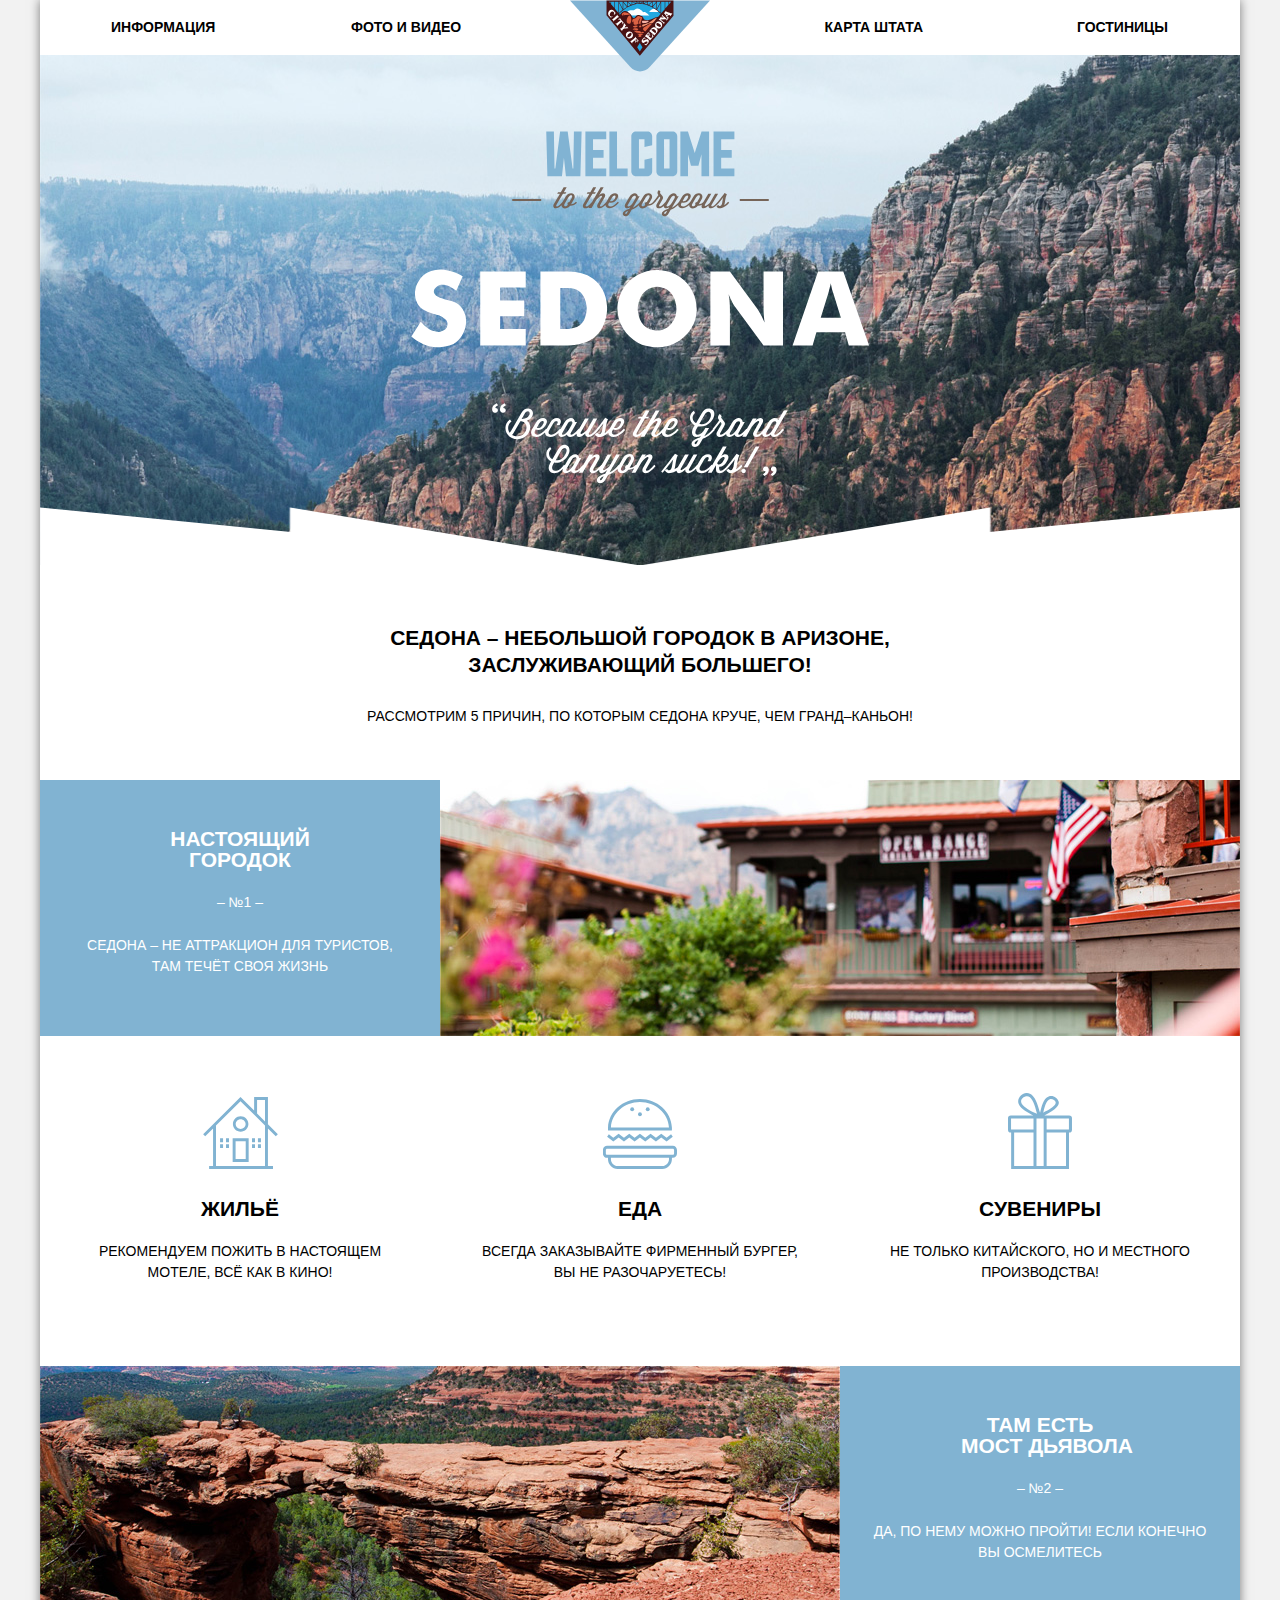
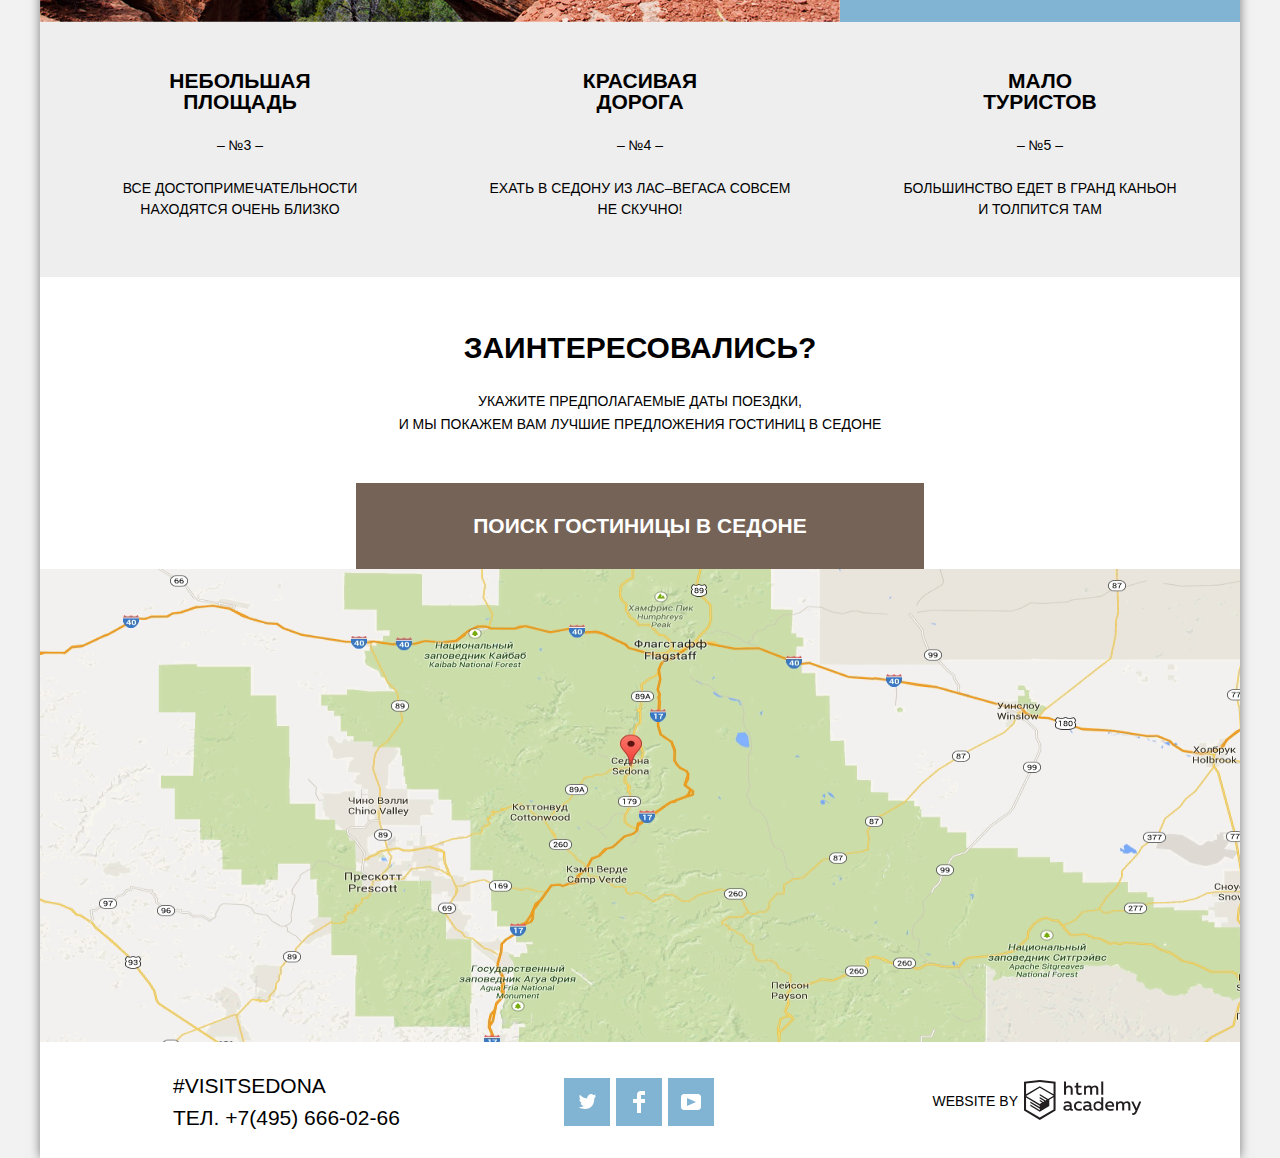
<file: index.html>
<!DOCTYPE html>
<html lang="ru">
  <head>
    <meta charset="utf-8">
    <title>HTML Academy: Седона</title>
    <link href="https://fonts.googleapis.com/css?family=PT+Sans+Narrow:400,700&amp;subset=latin,cyrillic" rel="stylesheet">
    <link href="css/normalize.min.css" rel="stylesheet">
    <link href="css/style.min.css" rel="stylesheet">
  </head>
  <body>
    <div class="wrapper-all">
      <header class="main-header">
        <nav class="main-navigation">
          <ul class="site-navigation">
            <li>
              <a href="info.html">Информация</a>
            </li>
            <li>
              <a href="media.html">Фото и видео</a>
            </li>
            <li>
              <a href="map.html">Карта&nbsp;штата</a>
            </li>
            <li>
              <a href="catalog.html">Гостиницы</a>
            </li>
          </ul>
          <a class="main-header-logo"><img src="img/logo.svg" width="140" height="72" alt="Логотип сайта города Седона"></a>
        </nav>
      </header>

      <main>

        <section class="features">
          <h2>Седона – небольшой городок в Аризоне, заслуживающий большего!</h2>
          <p>Рассмотрим 5 причин, по которым Седона круче, чем Гранд–Каньон!</p>

          <article class="feature-item feature-item-highlights">
            <div class="wrapper-feature-text">
              <h3>Настоящий городок</h3>
              <p> – №1 –</p>
              <p>Седона&nbsp;–&nbsp;не&nbsp;аттракцион&nbsp;для&nbsp;туристов, там&nbsp;течёт&nbsp;своя&nbsp;жизнь</p>
            </div>
            <div class="feature-item-img">
              <img src="img/feature-picture1.jpg" width="800" height="256" alt="Фото жизни города Седона">
            </div>
          </article>


          <article class="feature-item">
            <div class="wrapper-feature-icon home">
              <h3>Жильё</h3>
              <p>Рекомендуем&nbsp;пожить&nbsp;в&nbsp;настоящем мотеле,&nbsp;всё&nbsp;как&nbsp;в&nbsp;кино!</p>
            </div>
            <div class="wrapper-feature-icon burger">
              <h3>Еда</h3>
              <p>Всегда&nbsp;заказывайте&nbsp;фирменный&nbsp;бургер, вы&nbsp;не&nbsp;разочаруетесь!</p>
            </div>
            <div class="wrapper-feature-icon gift">
              <h3>Сувениры</h3>
              <p>Не&nbsp;только&nbsp;китайского,&nbsp;но&nbsp;и&nbsp;местного производства!</p>
            </div>
          </article>

          <article class="feature-item feature-item-highlights">
            <div class="feature-item-img">
              <img src="img/feature-picture2.jpg" width="800" height="256" alt="Фото Моста Дьявола в городе Седона">
            </div>
            <div class="wrapper-feature-text">
              <h3>Там&nbsp;есть мост&nbsp;дьявола</h3>
              <p>– №2 –</p>
              <p>Да,&nbsp;по&nbsp;нему&nbsp;можно&nbsp;пройти!&nbsp;Если&nbsp;конечно вы&nbsp;осмелитесь</p>
            </div>
          </article>

          <article class="feature-item with-grey-background">
            <div class="wrapper-feature-text">
              <h3>Небольшая площадь</h3>
              <p>– №3 –</p>
              <p>Все достопримечательности находятся&nbsp;очень&nbsp;близко</p>
            </div>
            <div class="wrapper-feature-text">
              <h3>Красивая дорога</h3>
              <p>– №4 –</p>
              <p>Ехать в Седону из Лас–Вегаса совсем не&nbsp;скучно!</p>
            </div>
            <div class="wrapper-feature-text">
              <h3>Мало туристов</h3>
              <p>– №5 –</p>
              <p>Большинство едет в Гранд Каньон и&nbsp;толпится&nbsp;там</p>
            </div>
          </article>

        </section>

      <section class="hotel-search">
        <h3>Заинтересовались?</h3>
        <p>Укажите&nbsp;предполагаемые&nbsp;даты&nbsp;поездки, и&nbsp;мы&nbsp;покажем&nbsp;вам&nbsp;лучшие&nbsp;предложения&nbsp;гостиниц&nbsp;в&nbsp;Седоне</p>

        <form method="post" class="hotel-search-form">
          <a href="hotel-search-page.html"><h3 class="hotel-search-header">Поиск гостиницы в Седоне</h3></a>
          <div class="wrapper-search-form">
            <p class="wrapper-date-in">
              <label for="date-in-field">Дата заезда:</label>
              <input type="text" id="date-in-field" name="date-in" value="24 Апреля 2017">
              <svg class="calendar-button" xmlns="http://www.w3.org/2000/svg" width="21" height="22" viewBox="0 0 21 22">
                <path fill="#a9a9a9" d="M19.251 2.025h-2.845V.648c0-.381-.294-.689-.656-.689-.363 0-.656.308-.656.689v1.377h-3.938V.648c0-.381-.294-.689-.655-.689-.363 0-.657.308-.657.689v1.377H5.906V.648c0-.381-.294-.689-.656-.689-.363 0-.657.308-.657.689v1.377H1.75C.784 2.025 0 2.847 0 3.862v16.302C0 21.179.784 22 1.75 22h17.501c.966 0 1.749-.821 1.749-1.836V3.862c0-1.015-.783-1.837-1.749-1.837zm.437 18.139a.448.448 0 0 1-.437.459H1.75a.45.45 0 0 1-.438-.459V3.862a.45.45 0 0 1 .438-.459h2.844v1.378c0 .381.294.689.657.689.362 0 .656-.308.656-.689V3.403h3.938v1.378c0 .381.294.689.657.689.361 0 .655-.308.655-.689V3.403h3.938v1.378c0 .381.293.689.656.689.362 0 .656-.308.656-.689V3.403h2.845c.241 0 .437.206.437.459v16.302z"/>
                <path fill="#a9a9a9" d="M4.594 8.225h2.625v2.066H4.594zM4.594 11.668h2.625v2.067H4.594zM4.594 15.112h2.625v2.066H4.594zM9.188 15.112h2.625v2.066H9.188zM9.188 11.668h2.625v2.067H9.188zM9.188 8.225h2.625v2.066H9.188zM13.781 15.112h2.625v2.066h-2.625zM13.781 11.668h2.625v2.067h-2.625zM13.781 8.225h2.625v2.066h-2.625z"/>
              </svg>
            </p>

            <p class="wrapper-date-out">
              <label for="date-out-field">Дата выезда:</label>
              <input type="text" id="date-out-field" name="date-out" value="4 Июля 2017">
              <svg class="calendar-button" xmlns="http://www.w3.org/2000/svg" width="21" height="22" viewBox="0 0 21 22">
                <path fill="#a9a9a9" d="M19.251 2.025h-2.845V.648c0-.381-.294-.689-.656-.689-.363 0-.656.308-.656.689v1.377h-3.938V.648c0-.381-.294-.689-.655-.689-.363 0-.657.308-.657.689v1.377H5.906V.648c0-.381-.294-.689-.656-.689-.363 0-.657.308-.657.689v1.377H1.75C.784 2.025 0 2.847 0 3.862v16.302C0 21.179.784 22 1.75 22h17.501c.966 0 1.749-.821 1.749-1.836V3.862c0-1.015-.783-1.837-1.749-1.837zm.437 18.139a.448.448 0 0 1-.437.459H1.75a.45.45 0 0 1-.438-.459V3.862a.45.45 0 0 1 .438-.459h2.844v1.378c0 .381.294.689.657.689.362 0 .656-.308.656-.689V3.403h3.938v1.378c0 .381.294.689.657.689.361 0 .655-.308.655-.689V3.403h3.938v1.378c0 .381.293.689.656.689.362 0 .656-.308.656-.689V3.403h2.845c.241 0 .437.206.437.459v16.302z"/>
                <path fill="#a9a9a9" d="M4.594 8.225h2.625v2.066H4.594zM4.594 11.668h2.625v2.067H4.594zM4.594 15.112h2.625v2.066H4.594zM9.188 15.112h2.625v2.066H9.188zM9.188 11.668h2.625v2.067H9.188zM9.188 8.225h2.625v2.066H9.188zM13.781 15.112h2.625v2.066h-2.625zM13.781 11.668h2.625v2.067h-2.625zM13.781 8.225h2.625v2.066h-2.625z"/>
              </svg>
            </p>

            <div class="wrapper-people-number">
              <p class="wrapper-input">
                <label for="adult-field">Взрослые:</label>
                <button type="button" class="button-less"></button>
                <input type="text" id="adult-field" name="adult" value="2">
                <button type="button" class="button-more"></button>
              </p>

              <p class="wrapper-input">
                <label class="children-label" for="children-field">Дети:</label>
                <button type="button" class="button-less"></button>
                <input type="text" id="children-field" name="children" value="0">
                <button type="button" class="button-more"></button>
              </p>
            </div>

            <button type="submit" class="button-search">Найти</button>

          </div>

        </form>

      </section>

      <div class="map">
        <iframe src="https://www.google.com/maps/embed?pb=!1m18!1m12!1m3!1d635574.8256881663!2d-111.62160103244746!3d34.90195939903308!2m3!1f0!2f0!3f0!3m2!1i1024!2i768!4f13.1!3m3!1m2!1s0x872da132f942b00d%3A0x5548c523fa6c8efd!2z0KHQtdC00L7QvdCwLCDQkNGA0LjQt9C-0L3QsCA4NjMzNiwg0KHQqNCQ!5e0!3m2!1sru!2sru!4v1583746152382!5m2!1sru!2sru"></iframe>
        <p>
          <img class="map-image" src="img/map.png" width="1200" height="473" alt="Расположение города Седона">
        </p>
      </div>

    </main>

      <footer class="main-footer">

        <div class="footer-contacts">
          <p>#visitsedona</p>
          <a href="tel:+74956660266">Тел. +7(495) 666-02-66</a>
        </div>

        <div class="footer-social">
          <a class="social-button tw" href="#">
            <svg xmlns="http://www.w3.org/2000/svg" xmlns:xlink="http://www.w3.org/1999/xlink" width="17" height="15" viewBox="0 0 17 15"><path fill="#FFF" d="M10.95.144c1.685-.496 2.984.27 3.577 1.179.673-.231 1.331-.481 2.011-.708a2.345 2.345 0 0 1-.857 1.768c.685.17 1.304-.491 1.304-.491-.169 1-1.006 1.788-1.563 2.024-.231 6.75-3.175 11.217-10.077 11.082h-.446c-.41 0-4.164-.46-4.898-1.887 2.271.196 3.893-.422 4.693-1.177-.96-.3-2.679-.477-2.979-2.95.349.106.564.228 1.19.119C1.705 8.247.374 7.53.448 5.33c.285.328 1.067.536 1.34.472C1.085 5.561-.182 2.442.894.85c1.818 1.854 3.735 3.606 7.152 3.773C8.254 2.33 9.183.793 10.95.144z"/>
            </svg>
          </a>
          <a class="social-button fb" href="#">
            <svg xmlns="http://www.w3.org/2000/svg" width="12" height="22" viewBox="0 0 12 22"><path fill="#FFF" d="M12 4V0H8a4 4 0 0 0-4 4v4H0v4h4v10h4V12h4V8H8V4h4z"/>
            </svg>
          </a>
          <a class="social-button yt" href="#">
            <svg xmlns="http://www.w3.org/2000/svg" xmlns:xlink="http://www.w3.org/1999/xlink" width="20" height="16" viewBox="0 0 20 16"><path fill="#FFF" d="M17 0H3C1.35 0 0 1.35 0 3v10c0 1.65 1.35 3 3 3h14c1.65 0 3-1.35 3-3V3c0-1.65-1.35-3-3-3zM6.027 11.998V4.002L15.014 8l-8.987 3.998z"/>
            </svg>
          </a>
        </div>

        <p class="footer-copyright footer-logo">Website by
          <a href="https://htmlacademy.ru/intensive/htmlcss">
            <svg class="logo-htmlacademy" xmlns="http://www.w3.org/2000/svg" viewBox="0 0 108.08 36.85">
              <title>logo-htmlacademy-small1</title>
              <path d="M44.61,26.88a2,2,0,0,0,.55-0.1v1.33a3.25,3.25,0,0,1-1.18.21,1.67,1.67,0,0,1-1.67-1,4.84,4.84,0,0,1-3.14,1.08c-1.51,0-2.91-.83-2.91-2.55,0-2.13,2-2.79,3.71-2.79a11.08,11.08,0,0,1,2.17.25v-0.3c0-1-.76-1.77-2.19-1.77a7.42,7.42,0,0,0-3,.64v-1.7a10.21,10.21,0,0,1,3.19-.55c2.36,0,3.81,1.12,3.81,3.65v3a0.54,0.54,0,0,0,.49.59h0.17Zm-6.44-1.13A1.35,1.35,0,0,0,39.63,27h0.11a3.39,3.39,0,0,0,2.41-1V24.58a9.72,9.72,0,0,0-1.81-.21c-1,0-2.16.33-2.16,1.38h0Zm12.36-6.11a5,5,0,0,1,2.57.64V22a4.08,4.08,0,0,0-2.3-.7,2.75,2.75,0,1,0,0,5.49,5,5,0,0,0,2.43-.64v1.71a6.27,6.27,0,0,1-2.76.57A4.21,4.21,0,0,1,46,24.51q0-.21,0-0.41a4.32,4.32,0,0,1,4.18-4.46h0.38Zm12.17,7.24a2,2,0,0,0,.55-0.1v1.33a3.25,3.25,0,0,1-1.18.21,1.67,1.67,0,0,1-1.67-1,4.84,4.84,0,0,1-3.14,1.08c-1.51,0-2.91-.83-2.91-2.55,0-2.13,2-2.79,3.71-2.79a11.08,11.08,0,0,1,2.17.25v-0.3c0-1-.76-1.77-2.19-1.77a7.42,7.42,0,0,0-3,.64v-1.7a10.21,10.21,0,0,1,3.19-.55c2.36,0,3.81,1.12,3.81,3.65v3a0.54,0.54,0,0,0,.49.59h0.17Zm-6.44-1.13A1.35,1.35,0,0,0,57.73,27h0.11a3.39,3.39,0,0,0,2.41-1V24.58a9.72,9.72,0,0,0-1.81-.21c-1.06,0-2.16.33-2.16,1.38h0ZM73,16V28.2H71.35V26.88a3.88,3.88,0,0,1-3.19,1.54,4.4,4.4,0,0,1,0-8.78,3.81,3.81,0,0,1,3,1.3V16H73Zm-4.53,5.22a2.76,2.76,0,1,0,0,5.52A2.86,2.86,0,0,0,71.15,25V23A2.91,2.91,0,0,0,68.49,21.27ZM79,19.64c3.31,0,4.46,2.68,3.92,5.09H76.7c0.21,1.5,1.67,2.11,3.19,2.11a6.11,6.11,0,0,0,2.64-.59v1.6a7.14,7.14,0,0,1-3,.57C77,28.42,74.78,27,74.78,24a4.18,4.18,0,0,1,4-4.39H79Zm0.09,1.54a2.28,2.28,0,0,0-2.44,2.1v0.06H81.3A2,2,0,0,0,79.13,21.18Zm5.73,7V19.87h1.65v1a3.81,3.81,0,0,1,2.78-1.27A2.86,2.86,0,0,1,91.89,21a4.12,4.12,0,0,1,2.91-1.33A3.06,3.06,0,0,1,98,23V28.2h-1.9V23.05a1.59,1.59,0,0,0-1.42-1.75H94.42a2.8,2.8,0,0,0-2.07,1.12V28.2h-1.9V23.05A1.59,1.59,0,0,0,89,21.31H88.8a3,3,0,0,0-2.21,1.29v5.63H84.86Zm21.31-8.33h1.9l-3.91,9.46c-0.9,2.17-2.09,2.86-3.35,2.86a4.76,4.76,0,0,1-1.1-.14V30.46a2.86,2.86,0,0,0,.85.12c0.9,0,1.58-.64,2.07-1.9l0.17-.42-4-8.4h2l2.86,6.29ZM38.73,1.46V6.22a3.81,3.81,0,0,1,2.7-1.14,3.25,3.25,0,0,1,3.44,3.4v5.15H43V8.72a1.81,1.81,0,0,0-1.61-2h-0.3a2.93,2.93,0,0,0-2.32,1.39v5.52h-1.9V1.46h1.9ZM49.94,2.31v3h3V6.91h-3v3.81c0,1.1.5,1.46,1.58,1.46a4.49,4.49,0,0,0,1.69-.33v1.6A6.8,6.8,0,0,1,51,13.8a2.55,2.55,0,0,1-2.86-2.74V6.89H46.58V5.26h1.5V2.74Zm5.4,11.31V5.28H57v1A3.81,3.81,0,0,1,59.77,5a2.86,2.86,0,0,1,2.6,1.33A4.12,4.12,0,0,1,65.28,5,3.06,3.06,0,0,1,68.44,8.4v5.21h-1.9V8.46a1.59,1.59,0,0,0-1.42-1.75H64.89a2.8,2.8,0,0,0-2.07,1.12v5.78h-1.9V8.46A1.59,1.59,0,0,0,59.5,6.71H59.27A3,3,0,0,0,57.06,8v5.63H55.34ZM71.17,1.45H73V13.6H71.17V1.45ZM14.71,0H14.55L0,1.54V28.21l14.55,8.66,14.55-8.66V1.54Zm12.5,27.1L14.55,34.64,1.9,27.12V16.18l12.59,7.5V25L5.86,19.9v1.31l8.68,5.21v1.39L5.87,22.65V24l8.68,5.21,8.75-5.24V18.31L27.2,16V27.12Zm0-12.53-3.48,2-1.6,1L14.51,13v1.31L21,18.23H21l-0.14.09-1,.54-5.37-3.2V17l4.24,2.52-1,.67-3.2-1.9v1.31l2.1,1.24L14.5,22.1,2,14.65,14.51,7.11Zm0-1.32L14.49,5.76,1.91,13.25v-10L14.56,1.92,27.21,3.25v10h0Z" transform="translate(0 -0.02)" fill="#231f20"/>
            </svg>
          </a>
        </p>

      </footer>
    </div>
    <script src="js/find_form.min.js"></script>
  </body>
</html>
</file>
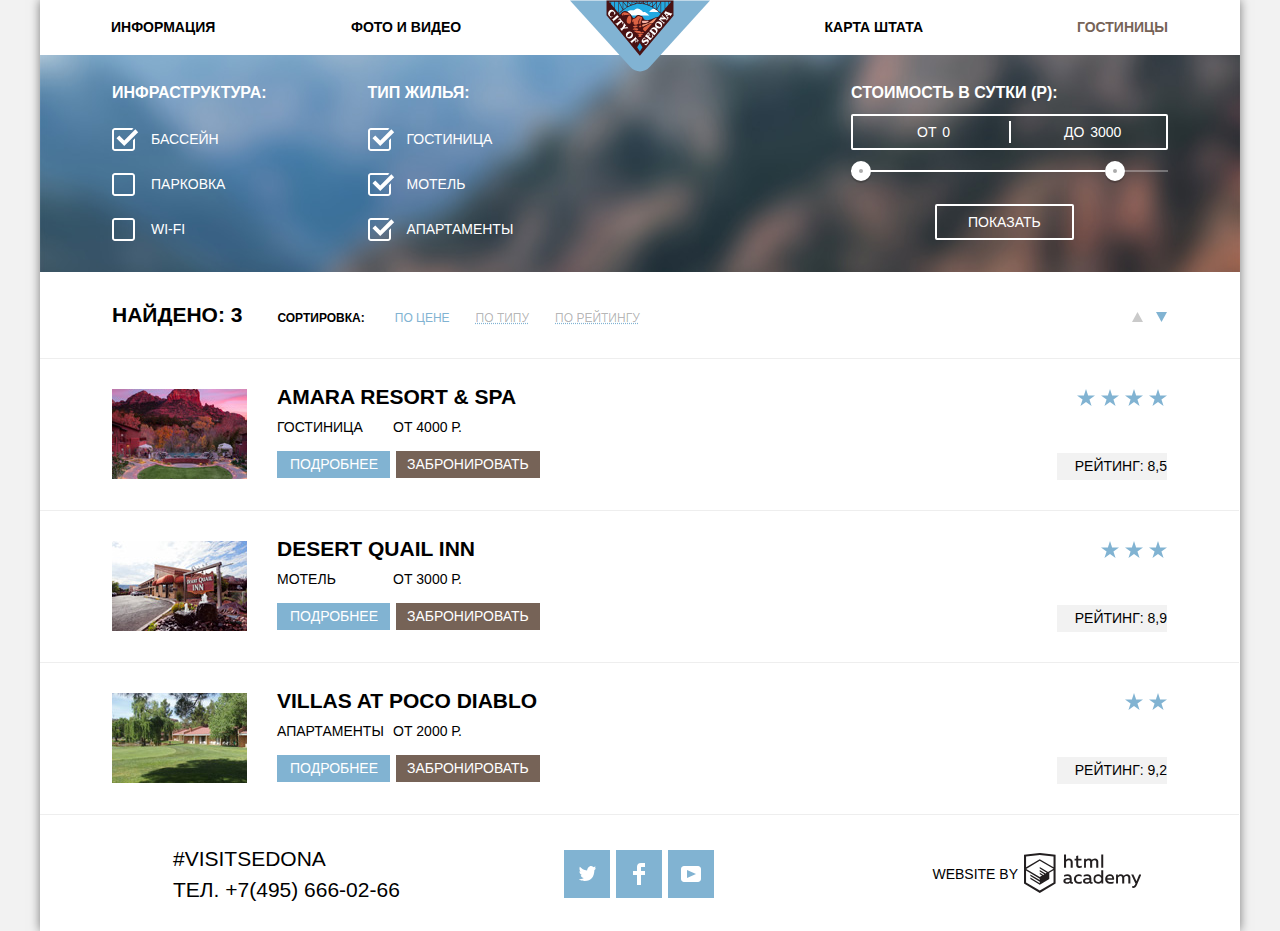
<file: catalog.html>
<!DOCTYPE html>
<html lang="ru">
  <head>
    <meta charset="utf-8">
    <title>HTML Academy: Седона</title>
    <link href="https://fonts.googleapis.com/css?family=PT+Sans+Narrow:400,700&amp;subset=latin,cyrillic" rel="stylesheet">
    <link href="css/normalize.min.css" rel="stylesheet">
    <link href="css/style.min.css" rel="stylesheet">
  </head>
  <body class="catalog-page">
    <div class="wrapper-all">

      <header>
        <nav class="main-navigation">
          <ul class="site-navigation">
            <li>
              <a href="info.html">Информация</a>
            </li>
            <li>
              <a href="media.html">Фото и видео</a>
            </li>
            <li>
              <a href="map.html">Карта штата</a>
            </li>
            <li>
              <a class="current-page">Гостиницы</a>
            </li>
          </ul>
        <a href="index.html" class="main-header-logo"><img src="img/logo.svg" width="140" height="72" alt="Логотип сайта города Седона"></a>
        </nav>
      </header>

      <main>

        <form class="hotel-filter-form" action="https://echo.htmlacademy.ru/courses" method="get">

          <fieldset class="hotel-filter-infrastructure">
            <div class="hotel-filter-title">Инфраструктура:</div>
            <div class="hotel-filter-item">
              <input type="checkbox" class="item-filter-checkbox hidden" name="pool" id="pool-field" checked>
              <label for="pool-field">Бассейн</label>
            </div>
            <div class="hotel-filter-item">
              <input type="checkbox" class="item-filter-checkbox hidden" name="parking" id="parking-field">
              <label for="parking-field">Парковка</label>
            </div>
            <div class="hotel-filter-item">
              <input type="checkbox" class="item-filter-checkbox hidden" name="wifi" id="wifi-field">
              <label for="wifi-field">Wi-Fi</label>
            </div>
          </fieldset>

          <fieldset class="hotel-filter-house">
            <div class="hotel-filter-title">Тип жилья:</div>
            <div class="hotel-filter-item">
              <input type="checkbox" class="item-filter-checkbox hidden" name="hotel" id="hotel-field" checked>
              <label for="hotel-field">Гостиница</label>
            </div>
            <div class="hotel-filter-item">
              <input type="checkbox" class="item-filter-checkbox hidden" name="motel" id="motel-field" checked>
              <label for="motel-field">Мотель</label>
            </div>
            <div class="hotel-filter-item">
              <input type="checkbox" class="item-filter-checkbox hidden" name="aparts" id="aparts-field" checked>
              <label for="aparts-field">Апартаменты</label>
            </div>
          </fieldset>

          <fieldset class="hotel-filter-price">
            <div class="filter-range-title">Стоимость в сутки (Р):</div>
            <div class="price-controls">
              <label class="price-min">От <input id="price-min" value="0"></label>
              <label class="price-max">До <input id="price-max" value="3000"></label>
            </div>
            <div class="range-controls">
              <div class="scale">
                <div class="bar"></div>
              </div>
              <div class="range-toggle range-toggle-min"></div>
              <div class="range-toggle range-toggle-max"></div>
            </div>
            <button class="btn-transparent" type="submit">Показать</button>
          </fieldset>

        </form>

        <section class="hotel-sort-area sorting hotel-separator">
          <h3 class="find-count">Найдено: 3</h3>
          <h4 class="sorting-title">Сортировка:</h4>
          <a href="#" class="sort-type active">По цене</a>
          <a href="#" class="sort-type">По типу</a>
          <a href="#" class="sort-type">По рейтингу</a>
          <a href="#" class="arrow arrow-up">
            <svg xmlns="http://www.w3.org/2000/svg" width="11" height="10" viewBox="0 0 11 10">
              <path fill="#231F20" d="M5.5 0L0 10h11z"/>
            </svg>
          </a>
          <a href="#" class="arrow active arrow-down">
            <svg xmlns="http://www.w3.org/2000/svg" width="11" height="10" viewBox="0 0 11 10">
              <path fill="#231F20" d="M5.5 10L0 0h11"/>
            </svg>
          </a>
        </section>

        <section class="hotels-result">

          <article class="hotel-card hotel-separator">

            <figure>
              <img src="img/hotel-picture-1.jpg" width="135" height="90" alt="Фото гостиницы Amara Resort & SPA">
            </figure>

            <div class="hotel-card-info">
              <h3>Amara Resort &amp; SPA</h3>
              <div class="hotel-card-price-wrapper">
                <p>Гостиница</p>
                <p>От 4000 р.</p>
              </div>
              <a href="#"  class="more-button">Подробнее</a>
              <a href="#" class="booking-button">Забронировать</a>
            </div>

            <div class="hotel-rating">
              <span class="star-rating">
                <svg class= "star" xmlns="http://www.w3.org/2000/svg" width="18" height="17" viewBox="0 0 18 17">
                    <path fill="#81B3D2" d="M9.002 0l2.126 6.494h6.877l-5.564 4.012L14.566 17l-5.564-4.013L3.438 17l2.126-6.494L0 6.494h6.878z"/>
                </svg>
                <svg class= "star" xmlns="http://www.w3.org/2000/svg" width="18" height="17" viewBox="0 0 18 17">
                    <path fill="#81B3D2" d="M9.002 0l2.126 6.494h6.877l-5.564 4.012L14.566 17l-5.564-4.013L3.438 17l2.126-6.494L0 6.494h6.878z"/>
                </svg>
                <svg class= "star" xmlns="http://www.w3.org/2000/svg" width="18" height="17" viewBox="0 0 18 17">
                    <path fill="#81B3D2" d="M9.002 0l2.126 6.494h6.877l-5.564 4.012L14.566 17l-5.564-4.013L3.438 17l2.126-6.494L0 6.494h6.878z"/>
                </svg>
                <svg class= "star" xmlns="http://www.w3.org/2000/svg" width="18" height="17" viewBox="0 0 18 17">
                    <path fill="#81B3D2" d="M9.002 0l2.126 6.494h6.877l-5.564 4.012L14.566 17l-5.564-4.013L3.438 17l2.126-6.494L0 6.494h6.878z"/>
                </svg>
              </span>
              <p class="rating-number">Рейтинг: 8,5</p>
            </div>

          </article>

          <article class="hotel-card hotel-separator">

            <figure>
              <img src="img/hotel-picture-2.jpg" width="135" height="90" alt="Фото мотеля Desert Quail Inn">
            </figure>

            <div class="hotel-card-info">
              <h3>Desert Quail Inn</h3>
              <div class="hotel-card-price-wrapper">
                <p>Мотель</p>
                <p>От 3000 р.</p>
              </div>
              <a href="#" class="more-button">Подробнее</a>
              <a href="#" class="booking-button">Забронировать</a>
            </div>

            <div class="hotel-rating">
              <span class="star-rating">
                <svg class= "star" xmlns="http://www.w3.org/2000/svg" width="18" height="17" viewBox="0 0 18 17">
                    <path fill="#81B3D2" d="M9.002 0l2.126 6.494h6.877l-5.564 4.012L14.566 17l-5.564-4.013L3.438 17l2.126-6.494L0 6.494h6.878z"/>
                </svg>
                <svg class= "star" xmlns="http://www.w3.org/2000/svg" width="18" height="17" viewBox="0 0 18 17">
                    <path fill="#81B3D2" d="M9.002 0l2.126 6.494h6.877l-5.564 4.012L14.566 17l-5.564-4.013L3.438 17l2.126-6.494L0 6.494h6.878z"/>
                </svg>
                <svg class= "star" xmlns="http://www.w3.org/2000/svg" width="18" height="17" viewBox="0 0 18 17">
                    <path fill="#81B3D2" d="M9.002 0l2.126 6.494h6.877l-5.564 4.012L14.566 17l-5.564-4.013L3.438 17l2.126-6.494L0 6.494h6.878z"/>
                </svg>
              </span>
              <p class="rating-number">Рейтинг: 8,9</p>
            </div>

          </article>

          <article class="hotel-card hotel-separator">

            <figure>
              <img src="img/hotel-picture-3.jpg" width="135" height="90" alt="Фото апартаментов Villas at poco diablo">
            </figure>

            <div class="hotel-card-info">
              <h3>Villas at poco diablo</h3>
              <div class="hotel-card-price-wrapper">
                <p>Апартаменты</p>
                <p>От 2000 р.</p>
              </div>
              <a href="#" class="more-button">Подробнее</a>
              <a href="#" class="booking-button">Забронировать</a>
            </div>

            <div class="hotel-rating">
              <span class="star-rating">
                <svg class= "star" xmlns="http://www.w3.org/2000/svg" width="18" height="17" viewBox="0 0 18 17">
                    <path fill="#81B3D2" d="M9.002 0l2.126 6.494h6.877l-5.564 4.012L14.566 17l-5.564-4.013L3.438 17l2.126-6.494L0 6.494h6.878z"/>
                </svg>
                <svg class= "star" xmlns="http://www.w3.org/2000/svg" width="18" height="17" viewBox="0 0 18 17">
                    <path fill="#81B3D2" d="M9.002 0l2.126 6.494h6.877l-5.564 4.012L14.566 17l-5.564-4.013L3.438 17l2.126-6.494L0 6.494h6.878z"/>
                </svg>
              </span>
              <p class="rating-number">Рейтинг: 9,2</p>
            </div>

          </article>

        </section>

      </main>

      <footer class="main-footer">

        <div class="footer-contacts">
          <p>#visitsedona</p>
          <a href="tel:+74956660266">Тел. +7(495) 666-02-66</a>
        </div>

        <div class="footer-social">
          <a class="social-button tw" href="#">
            <svg xmlns="http://www.w3.org/2000/svg" xmlns:xlink="http://www.w3.org/1999/xlink" width="17" height="15" viewBox="0 0 17 15"><path fill="#FFF" d="M10.95.144c1.685-.496 2.984.27 3.577 1.179.673-.231 1.331-.481 2.011-.708a2.345 2.345 0 0 1-.857 1.768c.685.17 1.304-.491 1.304-.491-.169 1-1.006 1.788-1.563 2.024-.231 6.75-3.175 11.217-10.077 11.082h-.446c-.41 0-4.164-.46-4.898-1.887 2.271.196 3.893-.422 4.693-1.177-.96-.3-2.679-.477-2.979-2.95.349.106.564.228 1.19.119C1.705 8.247.374 7.53.448 5.33c.285.328 1.067.536 1.34.472C1.085 5.561-.182 2.442.894.85c1.818 1.854 3.735 3.606 7.152 3.773C8.254 2.33 9.183.793 10.95.144z"/>
            </svg>
          </a>
          <a class="social-button fb" href="#">
            <svg xmlns="http://www.w3.org/2000/svg" width="12" height="22" viewBox="0 0 12 22"><path fill="#FFF" d="M12 4V0H8a4 4 0 0 0-4 4v4H0v4h4v10h4V12h4V8H8V4h4z"/>
            </svg>
          </a>
          <a class="social-button yt" href="#">
            <svg xmlns="http://www.w3.org/2000/svg" xmlns:xlink="http://www.w3.org/1999/xlink" width="20" height="16" viewBox="0 0 20 16"><path fill="#FFF" d="M17 0H3C1.35 0 0 1.35 0 3v10c0 1.65 1.35 3 3 3h14c1.65 0 3-1.35 3-3V3c0-1.65-1.35-3-3-3zM6.027 11.998V4.002L15.014 8l-8.987 3.998z"/>
            </svg>
          </a>
        </div>

        <p class="footer-copyright footer-logo">Website by
          <a href="https://htmlacademy.ru/intensive/htmlcss">
            <svg class="logo-htmlacademy" xmlns="http://www.w3.org/2000/svg" viewBox="0 0 108.08 36.85">
              <title>logo-htmlacademy-small1</title>
              <path d="M44.61,26.88a2,2,0,0,0,.55-0.1v1.33a3.25,3.25,0,0,1-1.18.21,1.67,1.67,0,0,1-1.67-1,4.84,4.84,0,0,1-3.14,1.08c-1.51,0-2.91-.83-2.91-2.55,0-2.13,2-2.79,3.71-2.79a11.08,11.08,0,0,1,2.17.25v-0.3c0-1-.76-1.77-2.19-1.77a7.42,7.42,0,0,0-3,.64v-1.7a10.21,10.21,0,0,1,3.19-.55c2.36,0,3.81,1.12,3.81,3.65v3a0.54,0.54,0,0,0,.49.59h0.17Zm-6.44-1.13A1.35,1.35,0,0,0,39.63,27h0.11a3.39,3.39,0,0,0,2.41-1V24.58a9.72,9.72,0,0,0-1.81-.21c-1,0-2.16.33-2.16,1.38h0Zm12.36-6.11a5,5,0,0,1,2.57.64V22a4.08,4.08,0,0,0-2.3-.7,2.75,2.75,0,1,0,0,5.49,5,5,0,0,0,2.43-.64v1.71a6.27,6.27,0,0,1-2.76.57A4.21,4.21,0,0,1,46,24.51q0-.21,0-0.41a4.32,4.32,0,0,1,4.18-4.46h0.38Zm12.17,7.24a2,2,0,0,0,.55-0.1v1.33a3.25,3.25,0,0,1-1.18.21,1.67,1.67,0,0,1-1.67-1,4.84,4.84,0,0,1-3.14,1.08c-1.51,0-2.91-.83-2.91-2.55,0-2.13,2-2.79,3.71-2.79a11.08,11.08,0,0,1,2.17.25v-0.3c0-1-.76-1.77-2.19-1.77a7.42,7.42,0,0,0-3,.64v-1.7a10.21,10.21,0,0,1,3.19-.55c2.36,0,3.81,1.12,3.81,3.65v3a0.54,0.54,0,0,0,.49.59h0.17Zm-6.44-1.13A1.35,1.35,0,0,0,57.73,27h0.11a3.39,3.39,0,0,0,2.41-1V24.58a9.72,9.72,0,0,0-1.81-.21c-1.06,0-2.16.33-2.16,1.38h0ZM73,16V28.2H71.35V26.88a3.88,3.88,0,0,1-3.19,1.54,4.4,4.4,0,0,1,0-8.78,3.81,3.81,0,0,1,3,1.3V16H73Zm-4.53,5.22a2.76,2.76,0,1,0,0,5.52A2.86,2.86,0,0,0,71.15,25V23A2.91,2.91,0,0,0,68.49,21.27ZM79,19.64c3.31,0,4.46,2.68,3.92,5.09H76.7c0.21,1.5,1.67,2.11,3.19,2.11a6.11,6.11,0,0,0,2.64-.59v1.6a7.14,7.14,0,0,1-3,.57C77,28.42,74.78,27,74.78,24a4.18,4.18,0,0,1,4-4.39H79Zm0.09,1.54a2.28,2.28,0,0,0-2.44,2.1v0.06H81.3A2,2,0,0,0,79.13,21.18Zm5.73,7V19.87h1.65v1a3.81,3.81,0,0,1,2.78-1.27A2.86,2.86,0,0,1,91.89,21a4.12,4.12,0,0,1,2.91-1.33A3.06,3.06,0,0,1,98,23V28.2h-1.9V23.05a1.59,1.59,0,0,0-1.42-1.75H94.42a2.8,2.8,0,0,0-2.07,1.12V28.2h-1.9V23.05A1.59,1.59,0,0,0,89,21.31H88.8a3,3,0,0,0-2.21,1.29v5.63H84.86Zm21.31-8.33h1.9l-3.91,9.46c-0.9,2.17-2.09,2.86-3.35,2.86a4.76,4.76,0,0,1-1.1-.14V30.46a2.86,2.86,0,0,0,.85.12c0.9,0,1.58-.64,2.07-1.9l0.17-.42-4-8.4h2l2.86,6.29ZM38.73,1.46V6.22a3.81,3.81,0,0,1,2.7-1.14,3.25,3.25,0,0,1,3.44,3.4v5.15H43V8.72a1.81,1.81,0,0,0-1.61-2h-0.3a2.93,2.93,0,0,0-2.32,1.39v5.52h-1.9V1.46h1.9ZM49.94,2.31v3h3V6.91h-3v3.81c0,1.1.5,1.46,1.58,1.46a4.49,4.49,0,0,0,1.69-.33v1.6A6.8,6.8,0,0,1,51,13.8a2.55,2.55,0,0,1-2.86-2.74V6.89H46.58V5.26h1.5V2.74Zm5.4,11.31V5.28H57v1A3.81,3.81,0,0,1,59.77,5a2.86,2.86,0,0,1,2.6,1.33A4.12,4.12,0,0,1,65.28,5,3.06,3.06,0,0,1,68.44,8.4v5.21h-1.9V8.46a1.59,1.59,0,0,0-1.42-1.75H64.89a2.8,2.8,0,0,0-2.07,1.12v5.78h-1.9V8.46A1.59,1.59,0,0,0,59.5,6.71H59.27A3,3,0,0,0,57.06,8v5.63H55.34ZM71.17,1.45H73V13.6H71.17V1.45ZM14.71,0H14.55L0,1.54V28.21l14.55,8.66,14.55-8.66V1.54Zm12.5,27.1L14.55,34.64,1.9,27.12V16.18l12.59,7.5V25L5.86,19.9v1.31l8.68,5.21v1.39L5.87,22.65V24l8.68,5.21,8.75-5.24V18.31L27.2,16V27.12Zm0-12.53-3.48,2-1.6,1L14.51,13v1.31L21,18.23H21l-0.14.09-1,.54-5.37-3.2V17l4.24,2.52-1,.67-3.2-1.9v1.31l2.1,1.24L14.5,22.1,2,14.65,14.51,7.11Zm0-1.32L14.49,5.76,1.91,13.25v-10L14.56,1.92,27.21,3.25v10h0Z" transform="translate(0 -0.02)" fill="#231f20"/>
            </svg>
          </a>
        </p>

      </footer>
    </div>
  </body>
</html>
</file>
<file: css/style.min.css>
body{font-family:"PT Sans",Arial,sans-serif;font-size:14px;line-height:1.5;color:#000;text-transform:uppercase;background-color:#f2f2f2}.wrapper-all{width:1200px;margin-left:auto;margin-right:auto;-webkit-box-shadow:0 0 10px rgba(0,0,0,.5);box-shadow:0 0 10px rgba(0,0,0,.5)}.main-header{background-image:url(../img/polygon.png),url(../img/welcome.svg),url(../img/background-photo.jpg);background-repeat:no-repeat;min-height:565px;background-size:1202px 59px,459px 353px,cover;background-position:center bottom -1px,50% 62%,50% 11%;background-color:#444584}.main-header-logo{position:absolute;left:50%;top:0;width:140px;-webkit-transform:translateX(-50%);-ms-transform:translateX(-50%);transform:translateX(-50%)}a{text-decoration:none}img{width:100%}.main-navigation{background-color:#fff;position:relative}.site-navigation{list-style:none;padding-left:0;display:-webkit-box;display:-ms-flexbox;display:flex;-ms-flex-pack:distribute;justify-content:space-around;margin:0}.site-navigation>li{width:20%;padding:17px 0 17px 71px;-webkit-box-sizing:border-box;box-sizing:border-box}.site-navigation>li:nth-child(3){text-align:right;margin-left:20%;padding-right:77px;padding-left:0}.site-navigation>li:nth-child(4){text-align:right;padding-right:72px}.site-navigation a,.user-navigation a{color:#000;font-weight:700;display:block}.hotels-result h3:hover,.site-navigation a:hover,.user-navigation a:hover{color:#81b3d2}.site-navigation a:focus,.user-navigation a:focus{color:rgba(0,0,0,.3)}h2{font-size:21px;width:500px;display:-webkit-box;display:-ms-flexbox;display:flex;margin:58px auto 28px;line-height:27px}.features{background-color:#fff;padding-top:1px}.features p,h2{text-align:center}.wrapper-feature-icon p,.wrapper-feature-text p{padding-left:30px;padding-right:30px;margin-top:22px}.features h3{font-size:21px;line-height:21px;padding:0 121px}.features>p{margin-bottom:53px;padding:0 100px}.feature-item-img{width:800px;height:256px}.feature-item{font-size:14px;text-align:center;display:-webkit-box;display:-ms-flexbox;display:flex;-ms-flex-pack:distribute;justify-content:space-around}.feature-item-highlights{color:#fff;background-color:#81b3d2}.wrapper-feature-text{width:400px;padding:27px 0}.wrapper-feature-icon{padding:135px 0 69px;background-repeat:no-repeat;width:400px}.wrapper-feature{display:-webkit-box;display:-ms-flexbox;display:flex;-ms-flex-pack:distribute;justify-content:space-around;padding:30px}.wrapper-feature .feature-item{width:350px}.home{background-image:url(../img/icon-home.svg);background-position:center 61px}.burger h3,.gift h3,.home h3{margin-top:27px}.burger{background-image:url(../img/icon-burger.svg);background-position:center 63px}.gift{background-image:url(../img/icon-gift.svg);background-position:center 57px}.with-grey-background{background-color:#eee;min-height:255px}.with-grey-background h3+p{margin-top:23px}.hotel-search{background:#fff;padding-top:25px;position:relative;z-index:6}.hotel-search>p{padding:0 310px;margin-bottom:47px;line-height:23px;text-align:center}.hotel-search-form{position:relative;font-size:14px;text-align:center;width:568px;margin:0 auto;font-weight:700;background-color:#fff}.hotel-search-form input,.wrapper-people-number button{background-color:#f2f2f2;border:2px solid #f2f2f2;text-transform:uppercase;font-weight:700}.hotel-search-form input:hover{background-color:#ebebeb;border:2px solid #ebebeb}.hotel-search-form input:active{border:2px solid #e5e5e5;background-color:#fff}.wrapper-search-form{-webkit-box-align:center;-ms-flex-align:center;align-items:center;width:458px;padding:55px;position:absolute;background-color:#fff;-webkit-box-shadow:0 0 10px rgba(0,0,0,.5);box-shadow:0 0 10px rgba(0,0,0,.5);overflow:hidden;-webkit-transition:all .3s ease-in-out;-o-transition:all .3s ease-in-out;transition:all .3s ease-in-out}.hotel-search-hidden{height:0;padding:0 55px}.wrapper-people-number button{width:38px;height:38px;border:0;color:#a9a9a9;cursor:pointer;position:relative}.wrapper-people-number button:hover,.wrapper-people-number input:hover{background-color:#f2f2f2;color:#000;border:0}.wrapper-people-number button:hover::after,.wrapper-people-number button:hover::before{background-color:#000}.wrapper-people-number button:active,.wrapper-people-number input:active{color:#81b3d2;border:0}.wrapper-people-number button:active::after,.wrapper-people-number button:active::before{background-color:#81b3d2}.wrapper-people-number input{width:36px;height:36px;text-align:center;border:0}.wrapper-input{width:226px;margin-top:15px;display:-webkit-box;display:-ms-flexbox;display:flex;-webkit-box-align:center;-ms-flex-align:center;align-items:center}.button-less{position:relative}.button-less::before,.button-more::after,.button-more::before{content:"";position:absolute;width:11px;height:3px;background-color:#a9a9a9;top:18px;right:13px}.button-more::after{-webkit-transform:rotate(90deg);-ms-transform:rotate(90deg);transform:rotate(90deg)}.button-less,.children-label+.button-less{margin-left:auto}.hotel-search>h3{font-size:30px;text-align:center;margin-top:23px;margin-bottom:20px}.hotel-search-header{position:relative;font-size:21px;line-height:26px;color:#fff;background-color:#766357;margin-bottom:0;padding:30px 0;cursor:pointer}.hotel-search-header:hover{background-color:#604e43}.hotel-search-header:active{color:rgba(255,255,255,.3);background-color:#503e33}.wrapper-date-in,.wrapper-date-out,.wrapper-people-number{display:-webkit-box;display:-ms-flexbox;display:flex;-webkit-box-pack:justify;-ms-flex-pack:justify;justify-content:space-between;-webkit-box-align:center;-ms-flex-align:center;align-items:center;position:relative}.wrapper-date-out,.wrapper-people-number{margin-bottom:15px}.wrapper-date-in{margin-top:0;margin-bottom:29px}.calendar-button{position:absolute;top:8px;right:9px}.calendar-button:hover path{fill:#000}.calendar-button:active path,.logo-htmlacademy:hover path{fill:#81b3d2}.wrapper-date-in>input,.wrapper-date-out>input{width:322px;padding:9px 10px}.children-label{margin-left:47px}.button-search{font-size:21px;color:#fff;background-color:#81b3d2;border:0;font-family:inherit;cursor:pointer;width:100%;margin-top:25px;padding:17px;text-transform:uppercase}.button-search:hover{background-color:#669ec0}.button-search:active{color:rgba(255,255,255,.3);background-color:#5496bd}.map{position:relative;height:473px}.map p{top:0;left:0;margin:0}.map iframe{position:absolute;z-index:2;border:0;width:100%;height:100%}.footer-social,.main-footer{display:-webkit-box;display:-ms-flexbox;display:flex;-webkit-box-align:center;-ms-flex-align:center;align-items:center}.main-footer{color:#000;background-color:#fff;padding:25px 99px 22px 133px}.footer-contacts a,.footer-contacts p{font-size:21px;text-align:left;margin:0}.footer-contacts p{width:235px}.footer-contacts a{color:#000}.footer-social{text-align:center;margin-left:156px}.social-button{color:#000;background-color:#81b3d2}.social-button:hover{background-color:#669ec0}.social-button:active{background-color:#5496bd}.social-button:active svg{opacity:.3}.fb,.tw{margin-right:6px}.tw{padding:16px 14px 11px 15px}.fb{padding:13px 17px 7px}.yt{padding:16px 13px 10px}.footer-logo{display:-webkit-box;display:-ms-flexbox;display:flex;-webkit-box-align:center;-ms-flex-align:center;align-items:center}.footer-logo a{width:117px;margin:13px 0 10px 6px;display:block}.footer-copyright{text-align:right;margin:0 0 0 auto}.logo-htmlacademy{height:40px}.logo-htmlacademy:active path{fill:#bdbbbc}.site-navigation .current-page{color:#766357}.hotel-filter-form{display:-webkit-box;display:-ms-flexbox;display:flex;padding:26px 72px 32px 70px;color:#fff;background-image:url(../img/filter-background.jpg);background-position:center;background-color:#766357}.hotel-filter-item{padding-left:39px;margin-top:24px}.hotel-filter-item label{position:relative;display:block;cursor:pointer;-webkit-user-select:none;-moz-user-select:none;-ms-user-select:none;user-select:none}.hidden:not(:focus):not(:active),input[type=checkbox].hidden{position:absolute;width:1px;height:1px;margin:-1px;border:0;padding:0;white-space:nowrap;-webkit-clip-path:inset(100%);clip-path:inset(100%);clip:rect(0 0 0 0);overflow:hidden}.item-filter-checkbox+label::before{content:""}.item-filter-checkbox+label::after{content:"";position:absolute;top:-1px;left:-39px;width:30px;height:30px;background-repeat:no-repeat;background-position:0 0}.item-filter-checkbox:checked+label::after{content:"";background-image:url(../img/checkbox-on.svg)}.item-filter-checkbox:not(:checked)+label::after{content:"";background-image:url(../img/checkbox-off.svg)}.hotel-filter-house,.hotel-filter-infrastructure{border:0;margin-right:99px;padding:0;width:150px}.hotel-filter-price{margin-left:auto;border:0;-webkit-box-pack:end;-ms-flex-pack:end;justify-content:flex-end;width:317px;color:#fff;text-transform:uppercase;margin-right:0;padding:0}.filter-range-title,.hotel-filter-title{margin-bottom:9px;font-weight:600;font-size:16px}.price-controls{position:relative;height:32px;margin-bottom:20px;font-size:0;border:2px solid #fff;border-radius:2px}.price-controls::after{content:"";position:absolute;top:50%;left:50%;width:2px;height:22px;background:#fff;-webkit-transform:translate(-50%,-50%);-ms-transform:translate(-50%,-50%);transform:translate(-50%,-50%)}.price-controls label{display:inline-block;font-size:14px;padding-top:5px;cursor:pointer}.price-controls .price-max,.price-controls .price-min{width:83px;padding-left:64px}.price-controls input,.price-controls label{vertical-align:baseline}.price-controls input{width:50px;margin:0;color:inherit;font:inherit;background:0 0;border:0}.range-controls{position:relative;margin-bottom:32px}.range-controls .scale{height:2px;background:rgba(255,255,255,.3)}.range-controls .bar{width:80%;height:2px;background:#fff}.range-toggle{position:absolute;top:-9px;width:4px;height:4px;background:#ababab;border:8px solid #fff;border-radius:50%;-webkit-box-shadow:0 2px 1px 0 rgba(0,1,1,.2);box-shadow:0 2px 1px 0 rgba(0,1,1,.2);cursor:pointer}.range-toggle:hover{background:#1c4f80}.range-toggle-min{left:0}.range-toggle-max{left:80%}.btn-transparent{display:block;margin:0 84px;padding:6px 31px;font-size:14px;line-height:20px;color:#fff;text-transform:uppercase;background:0 0;border:2px solid #fff;border-radius:2px;cursor:pointer}.btn-transparent:hover{color:#000;background:#fff}.catalog-page h3{font-size:21px}.hotel-sort-area,.sorting{display:-webkit-box;display:-ms-flexbox;display:flex;width:1055px}.hotel-sort-area{margin:0;padding-left:72px;padding-right:73px}.sorting{-webkit-box-align:baseline;-ms-flex-align:baseline;align-items:baseline;font-size:12px}.find-count{margin-top:27px;margin-bottom:27px}.arrow-up{margin-left:auto;margin-right:13px}.sorting .arrow{border:0}.arrow path{fill:#cacaca}.arrow path:hover{fill:#000}.arrow path:active,.arrow.active path,.star path{fill:#81b3d2}.sorting-title{margin-right:30px;margin-left:35px;font-size:12px}.sort-type{margin-right:26px;font-size:12px}.sorting a{-webkit-text-decoration:underline dotted #81b3d2;text-decoration:underline dotted #81b3d2}.sorting .active,.sorting a:hover{color:#81b3d2;text-decoration:none}.sorting a:active{color:#000;border-bottom:none}.hotels-result p{font-size:14px}.hotel-card{display:-webkit-box;display:-ms-flexbox;display:flex;width:1055px;margin:0;padding:30px 72px 25px}.hotel-separator{border-bottom:1px solid #eee;background-color:#fff}.hotel-rating{margin-left:auto;min-width:110px;max-width:200px;text-align:right}.hotel-card-info h3{margin-bottom:-8px;margin-top:-8px;max-width:700px}.hotel-card-info p{margin-right:6px;margin-bottom:5px;margin-top:5px;min-width:110px;max-width:500px;font-size:14px;text-align:left}.hotel-card figure{margin:0 30px 0 0;width:135px}.hotel-card-price-wrapper{display:-webkit-box;display:-ms-flexbox;display:flex;margin-top:8px;margin-bottom:11px}.star{margin-left:2px}.rating-number{margin-top:41px;margin-bottom:0;line-height:27px;background-color:#f2f2f2}.hotels-result{background-color:#fff}.hotels-result .booking-button,.hotels-result .more-button{background-color:#766357;color:#fff;padding:5px 11px 6px;width:110px;text-align:center;height:20px}.hotels-result .booking-button:hover{background-color:#604e43}.hotels-result .booking-button:active{background-color:#503e33;color:rgba(255,255,255,.3)}.hotels-result .more-button{background-color:#81b3d2;padding:5px 12px 6px 13px;width:78px;margin-right:2px}.hotels-result .more-button:hover{background-color:#669ec0}.hotels-result .more-button:active{background-color:#5496bd;color:rgba(255,255,255,.3)}.hotels-result h3:active,.sorting a{color:rgba(0,0,0,.3)}
</file>
